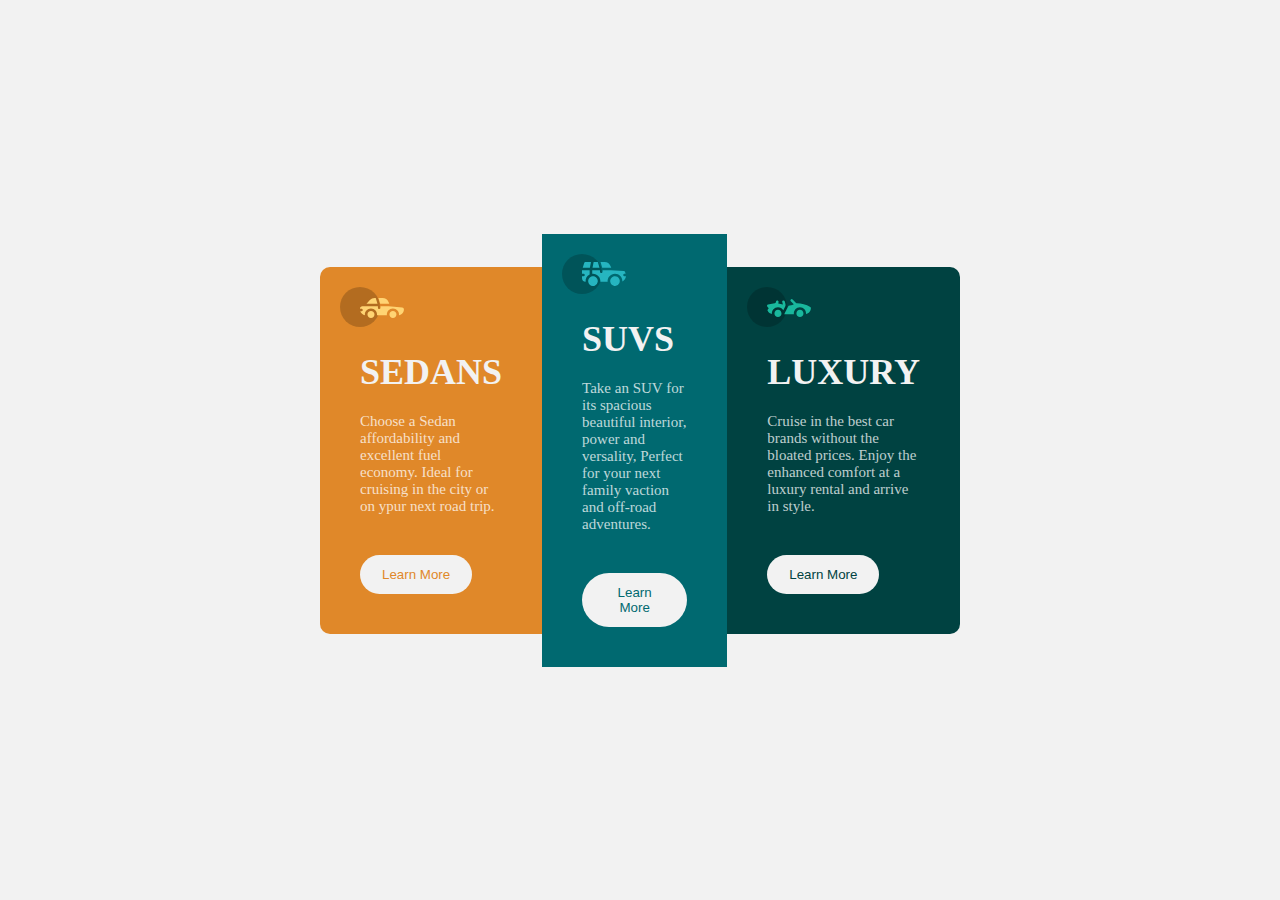
<file: index.html>
<!DOCTYPE html>
<html lang="en">
  <head>
    <meta charset="UTF-8" />
    <meta http-equiv="X-UA-Compatible" content="IE=edge" />
    <meta name="viewport" content="width=device-width, initial-scale=1.0" />
    <title>Flexbox</title>
    <link rel="stylesheet" href="styles.css" />
    <link
      rel="stylesheet"
      href="https://fonts.googleapis.com/css?family=Lexend_Deca|Big_Shoulders_Display"
    />
  </head>
  <body>
    <main>
      <div class="box1">
        <img src="img/icon-sedans.svg" alt="" />
        <h2>SEDANS</h2>
        <p>
          Choose a Sedan affordability and excellent fuel economy. Ideal for
          cruising in the city or on ypur next road trip.
        </p>
        <button>Learn More</button>
      </div>
      <div class="box2">
        <img src="img/icon-suvs.svg" alt="" />
        <h2>SUVS</h2>
        <p>
          Take an SUV for its spacious beautiful interior, power and versality,
          Perfect for your next family vaction and off-road adventures.
        </p>
        <button>Learn More</button>
      </div>
      <div class="box3">
        <img src="img/icon-luxury.svg" alt="" />
        <h2>LUXURY</h2>
        <p>
          Cruise in the best car brands without the bloated prices. Enjoy the
          enhanced comfort at a luxury rental and arrive in style.
        </p>
        <button>Learn More</button>
      </div>
    </main>
  </body>
</html>
</file>
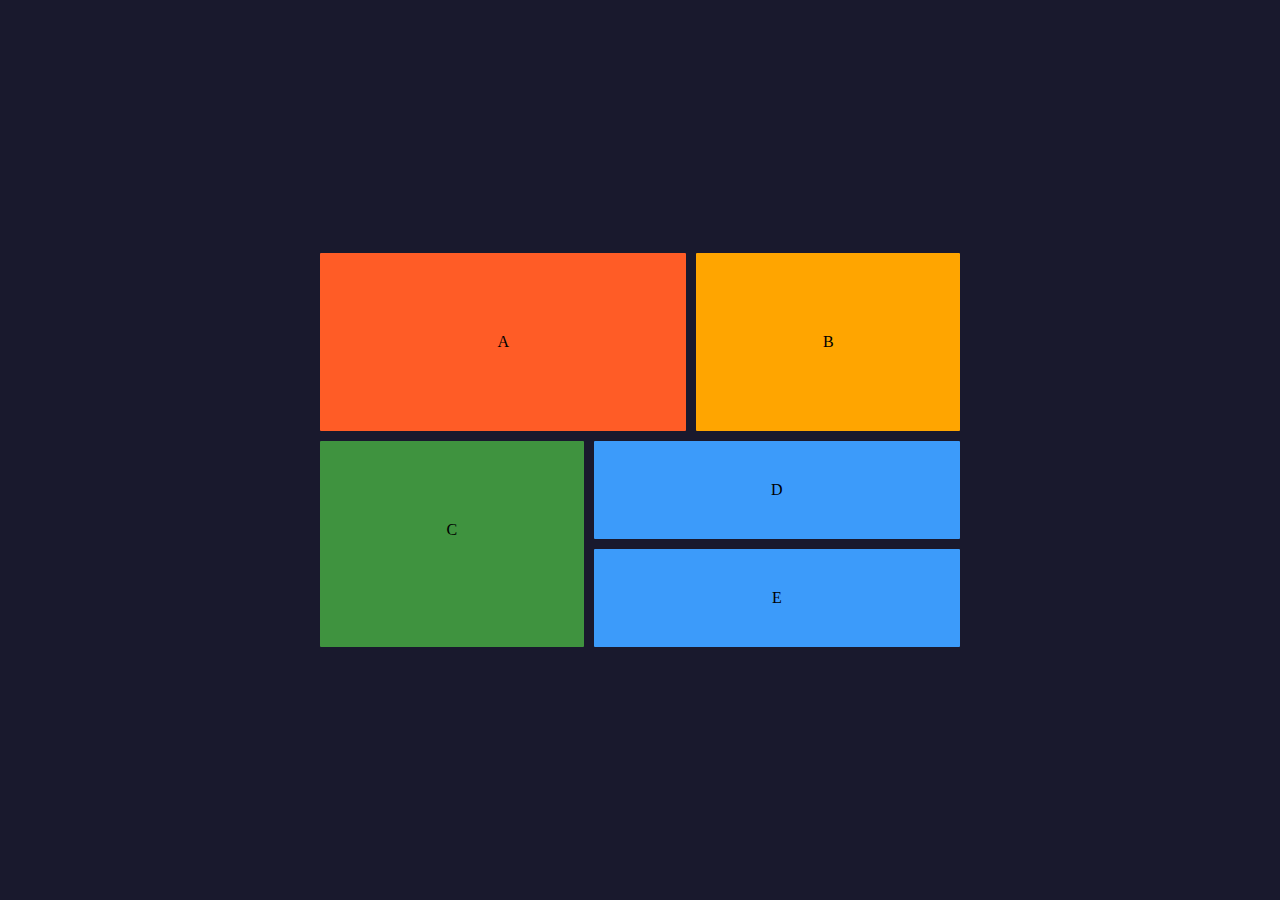
<file: grid.html>
<!DOCTYPE html>
<html lang="en">
  <head>
    <meta charset="UTF-8" />
    <meta http-equiv="X-UA-Compatible" content="IE=edge" />
    <meta name="viewport" content="width=device-width, initial-scale=1.0" />
    <title>Grid Layout</title>
    <link rel="stylesheet" href="grid.css" />
  </head>
  <body>
    <main>
      <div class="itemA">A</div>
      <div class="itemB">B</div>
      <div class="itemC">C</div>
      <div class="itemD">D</div>
      <div class="itemE">E</div>
    </main>
    
  </body>
</html>
</file>
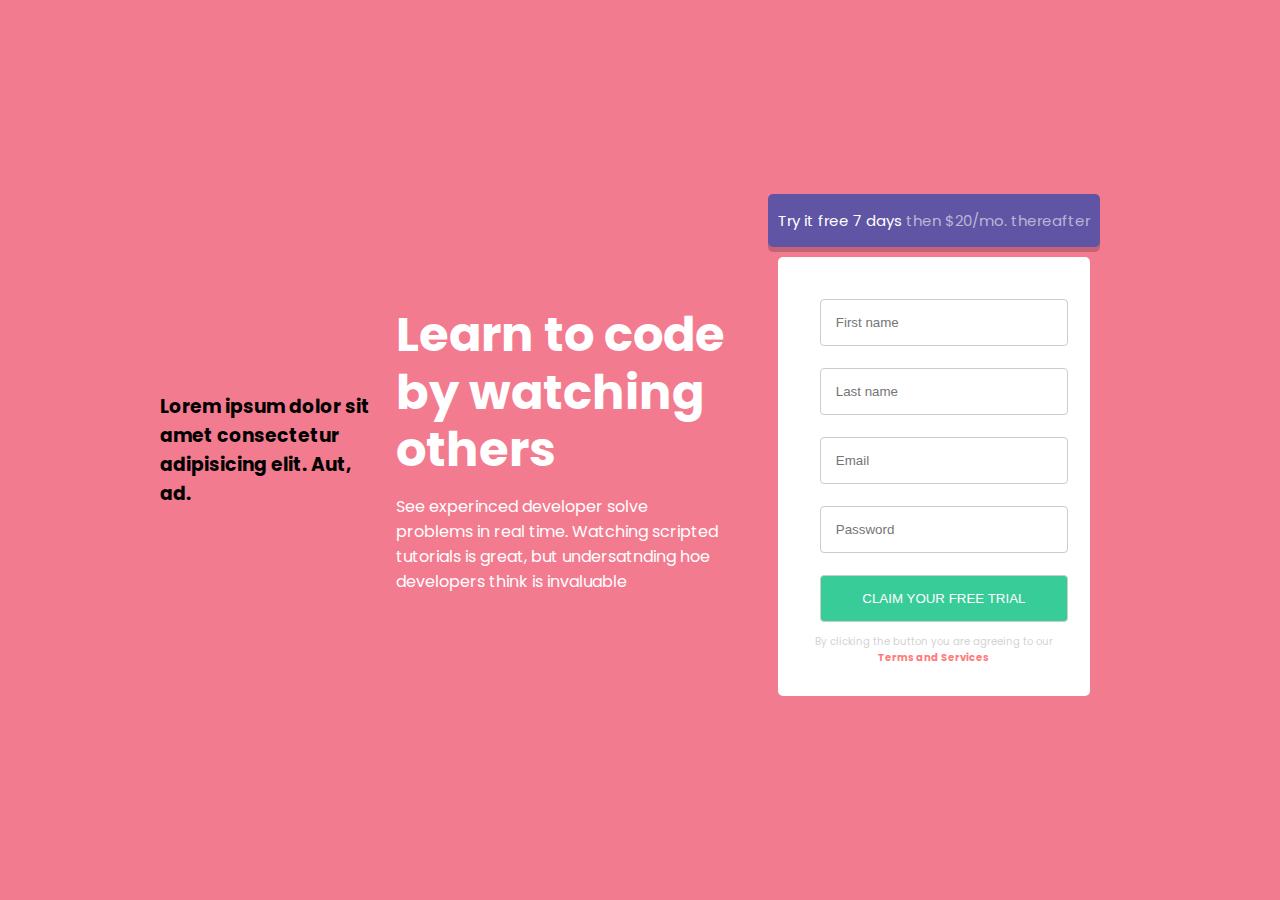
<file: Respon.html>
<!DOCTYPE html>
<html lang="en">
  <head>
    <meta charset="UTF-8" />
    <meta http-equiv="X-UA-Compatible" content="IE=edge" />
    <meta name="viewport" content="width=device-width, initial-scale=1.0" />
    <title>Responsiveness & Media Queries</title>
    <link rel="stylesheet" href="media.css" />
    <link
      rel="stylesheet"
      href="https://fonts.googleapis.com/css?family=Poppins"
    />
  </head>
  <body>
    <main>
      <h3>Lorem ipsum dolor sit amet consectetur adipisicing elit. Aut, ad.</h3>
      <div id="right-box">
        <h1>Learn to code by watching others</h1>
        <p>
          See experinced developer solve problems in real time. Watching
          scripted tutorials is great, but undersatnding hoe developers think is
          invaluable
        </p>
      </div>
      <div id="left-box">
        <div class="top_box">
          <p><strong>Try it free 7 days</strong> then $20/mo. thereafter</p>
        </div>
        <div class="bottom_box">
          <form action="">
            <table>
              <tr>
                <td>
                  <input
                    type="text"
                    placeholder="First name"
                    name="fname"
                    id="fname"
                  />
                </td>
              </tr>
              <tr>
                <td>
                  <input
                    type="text"
                    placeholder="Last name"
                    name="lname"
                    id="lname"
                  />
                </td>
              </tr>
              <tr>
                <td>
                  <input
                    type="email"
                    placeholder="Email"
                    name="email"
                    id="email"
                    required
                  />
                </td>
              </tr>
              <tr>
                <td>
                  <input
                    type="password"
                    placeholder="Password"
                    name="password"
                    id="password"
                    required
                  />
                </td>
              </tr>
              <tr>
                <td><input type="submit" value="CLAIM YOUR FREE TRIAL" /></td>
              </tr>
            </table>
          </form>
          <p>
            By clicking the button you are agreeing to our
            <strong>Terms and Services</strong>
          </p>
        </div>
      </div>
    </main>
  </body>
</html>
</file>
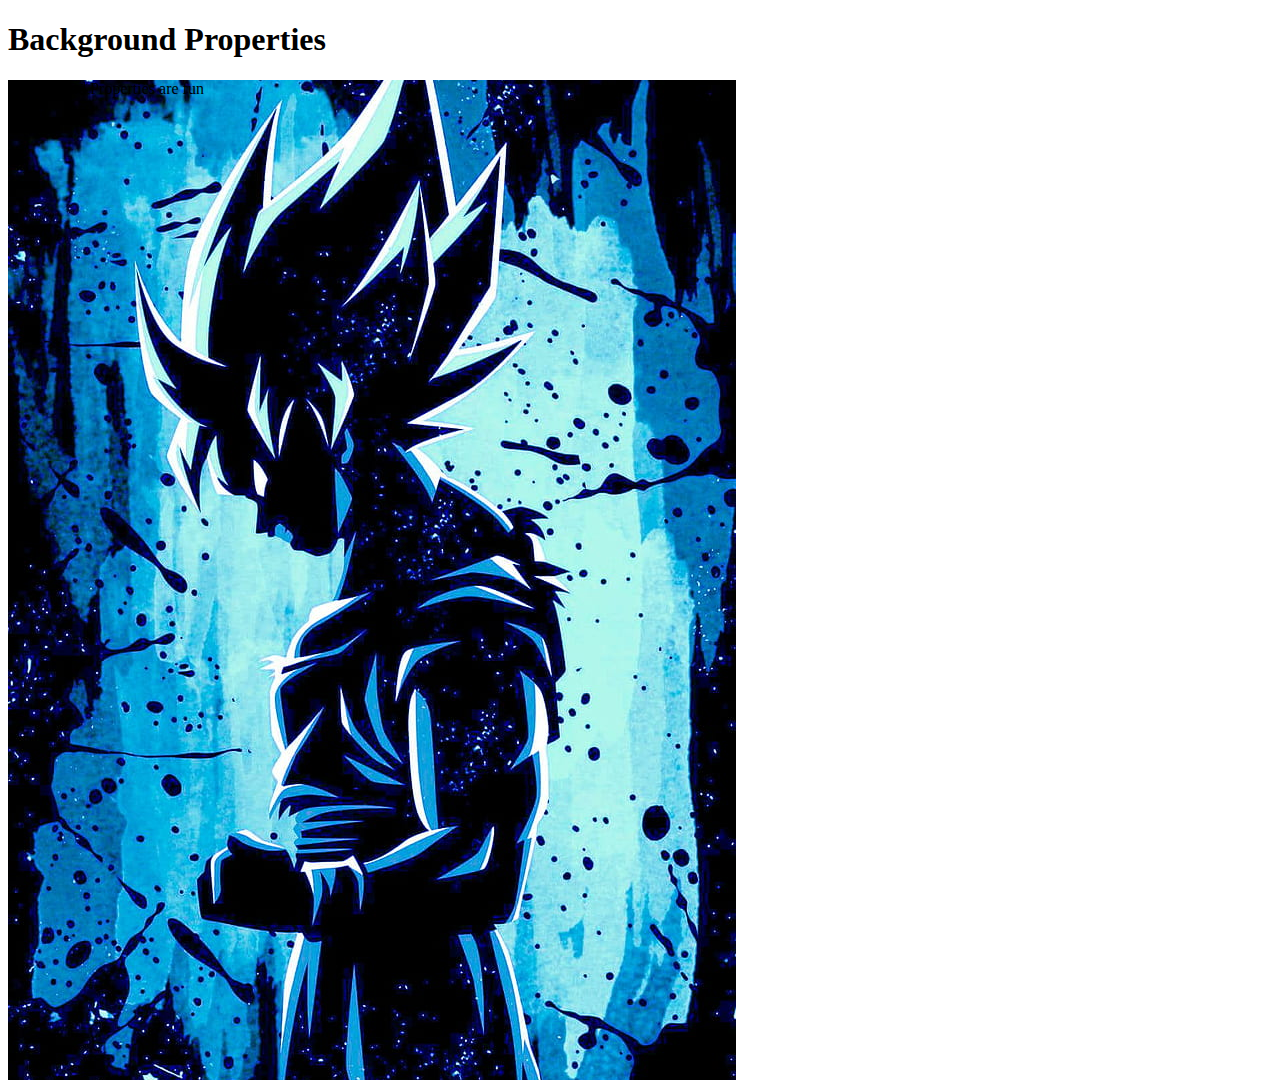
<file: Examples/background.html>
<!DOCTYPE html>
<html lang="en">
<head>
    <meta charset="UTF-8">
    <meta http-equiv="X-UA-Compatible" content="IE=edge">
    <meta name="viewport" content="width=device-width, initial-scale=1.0">
    <title>Background</title>

    <style>
     #bg {
        width: 1000px;
        height: 1000px;
        background-color: yellow;
        background: url(goku.jpeg) no-repeat left;
    }
    </style>    
</head>
<body>
    <h1>Background Properties</h1>
    <div id="bg">Background Properties are fun</div>
</body>
</html>
</file>
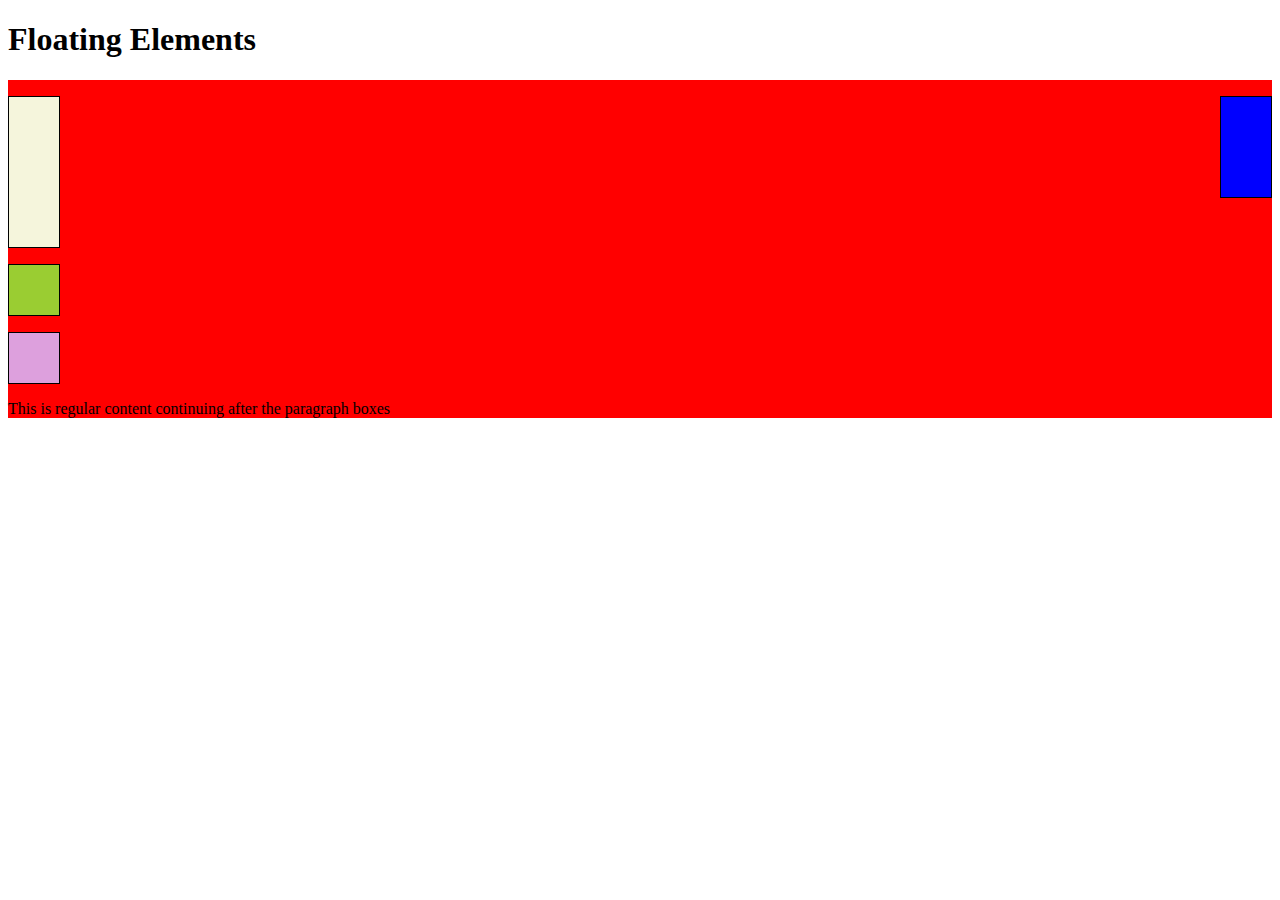
<file: Examples/float.html>
<!DOCTYPE html>
<html lang="en">
<head>
    <meta charset="UTF-8">
    <meta http-equiv="X-UA-Compatible" content="IE=edge">
    <meta name="viewport" content="width=device-width, initial-scale=1.0">
    <title>Float</title>
    <style>
        div {
            background-color: #ff0000;
        }
        p {
            width: 50px;
            height: 50px;
            border: 1px solid black;
        }
        #p1 {
            background-color: beige;
            float: left;
            height: 150px;
        }
        #p2 {
            background-color: blue;
            float: right;
            height: 100px;
        }
        #p3 {
            background-color: yellowgreen;
            clear: both;
        }
        #p4 {
            background-color: plum;
        }
    </style>
</head>
<body>
    <h1>Floating Elements</h1>
    <div>
        <p id="p1"></p>
        <p id="p2"></p>
        <p id="p3"></p>
        <p id="p4"></p>
        <section>This is regular content continuing after the paragraph boxes</section>
    </div>
   

</body>
</html>
</file>
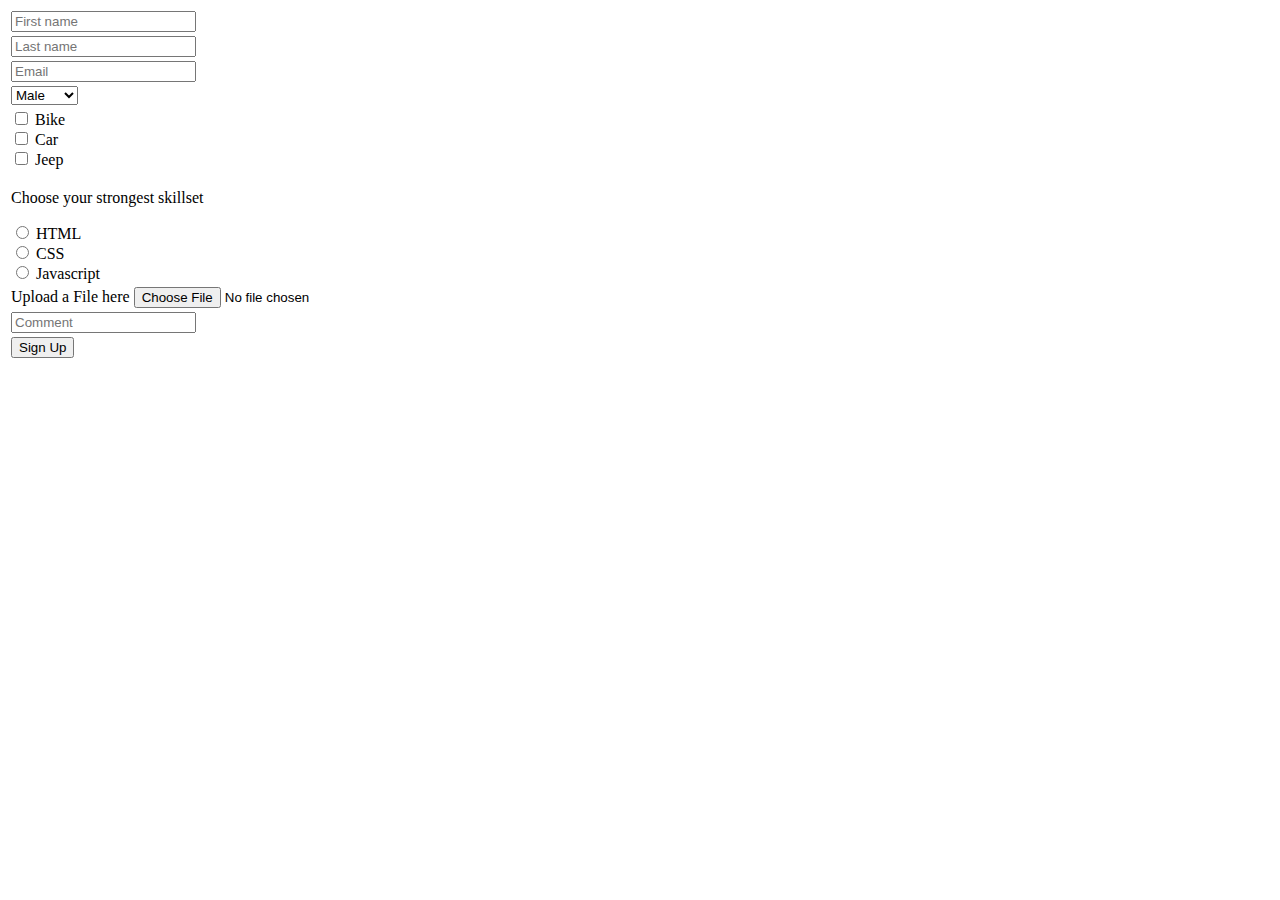
<file: Examples/forms.html>
<!DOCTYPE html>
<html lang="en">
<head>
    <meta charset="UTF-8">
    <meta http-equiv="X-UA-Compatible" content="IE=edge">
    <meta name="viewport" content="width=device-width, initial-scale=1.0">
    <title>Forms</title>
</head>
<body>
    <form action="">
    <table>
        <tr>
           <td> <input type="text" placeholder="First name" name="fname" id="fname"></td>
        </tr>
        <tr>
            <td><input type="text" placeholder="Last name" name="lname" id="lname"></td>
        </tr>
        <tr>
            <td><input type="email" placeholder="Email" name="email" id="email"></td>
        </tr>
        <tr>
            <td>
            <select name="gender" id="gender">
                <option value="male">Male</option>
                <option value="female">Female</option>
                <option value="other">Other</option>
            </select>
            </td>
            
        </tr>
        <tr>
            <td>
            <input type="checkbox" name="vec1" id="vec1" value="Bike">
            <label for="vec1">Bike</label><br>
            <input type="checkbox" name="vec2" id="vec2" value="Car">
            <label for="vec2">Car</label><br>
            <input type="checkbox" name="vec3" id="vec3" value="Jeep">
            <label for="vec3">Jeep</label>
            </td>
        </tr>
        <tr>
            <td>
            <p>Choose your strongest skillset</p>
            <input type="radio" name="skills" id="HTML" value="HTML">
            <label for="html">HTML</label><br>
            <input type="radio" name="skills" id="CSS" value="CSS">
            <label for="CSS">CSS</label><br>
            <input type="radio" name="skills" id="Javascript" value="Javascript">
            <label for="Javascript">Javascript</label>
            </td>
        </tr>
        <tr>
            <td>
            <label for="file">Upload a File here</label>
            <input type="file" name="file" id="file">
            </td>
        </tr>
        <tr>
            <td>
                <input type="text" placeholder="Comment" >
            </td>
        </tr>
        <tr>
            <td>
                <input type="submit" value="Sign Up">
            </td>
        </tr>
    </table>
    </form>
</body>
</html>
</file>
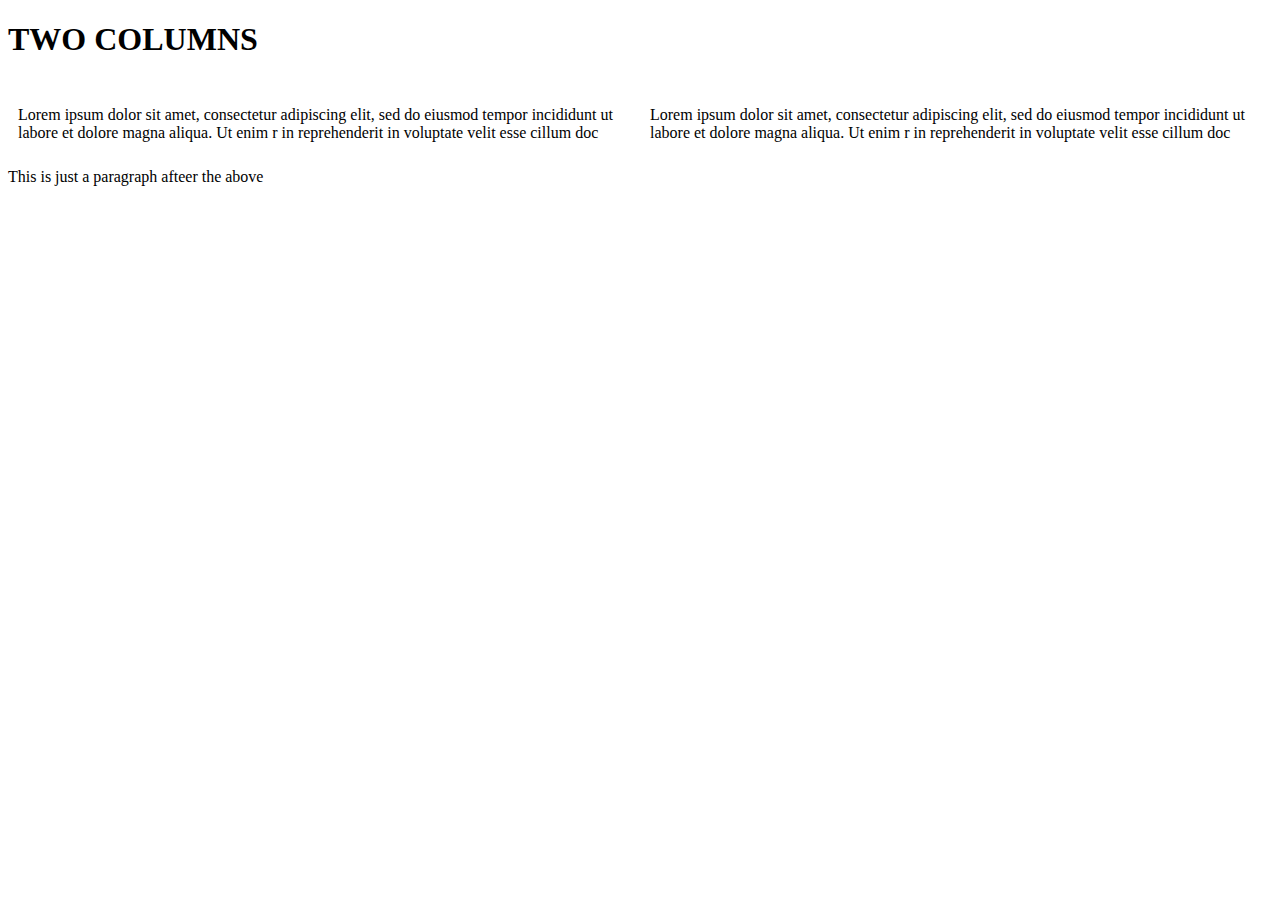
<file: Examples/two-column.html>
<!DOCTYPE html>
<html lang="en">
<head>
    <meta charset="UTF-8">
    <meta http-equiv="X-UA-Compatible" content="IE=edge">
    <meta name="viewport" content="width=device-width, initial-scale=1.0">
    <title>Two Column</title>

    <style>
        * {
            box-sizing: border-box;
        }
        div{
            /*background-color: burlywood;*/
        }
        p{
            width: 50%;
            /*border: 1px solid black;*/
            padding: 10px;
            float: left;
        }
        #p1{
            /*background-color: aquamarine;*/
        }
        #p2{
            /*background-color: blueviolet;*/
        }
        section{
            clear: left;
        }
    </style>

</head>
<body>
    <div>
        <h1>TWO COLUMNS</h1>
        <p id="p1">
            Lorem ipsum dolor sit amet, 
            consectetur adipiscing elit, sed do eiusmod 
            tempor incididunt ut labore et dolore magna aliqua. 
            Ut enim r in reprehenderit in voluptate velit esse cillum doc
        </p>
        <p id="p2">
            Lorem ipsum dolor sit amet, 
            consectetur adipiscing elit, sed do eiusmod 
            tempor incididunt ut labore et dolore magna aliqua. 
            Ut enim r in reprehenderit in voluptate velit esse cillum doc
        </p>
        <section>This is just a paragraph afteer the above</section>
    </div>
</body>
</html>
</file>
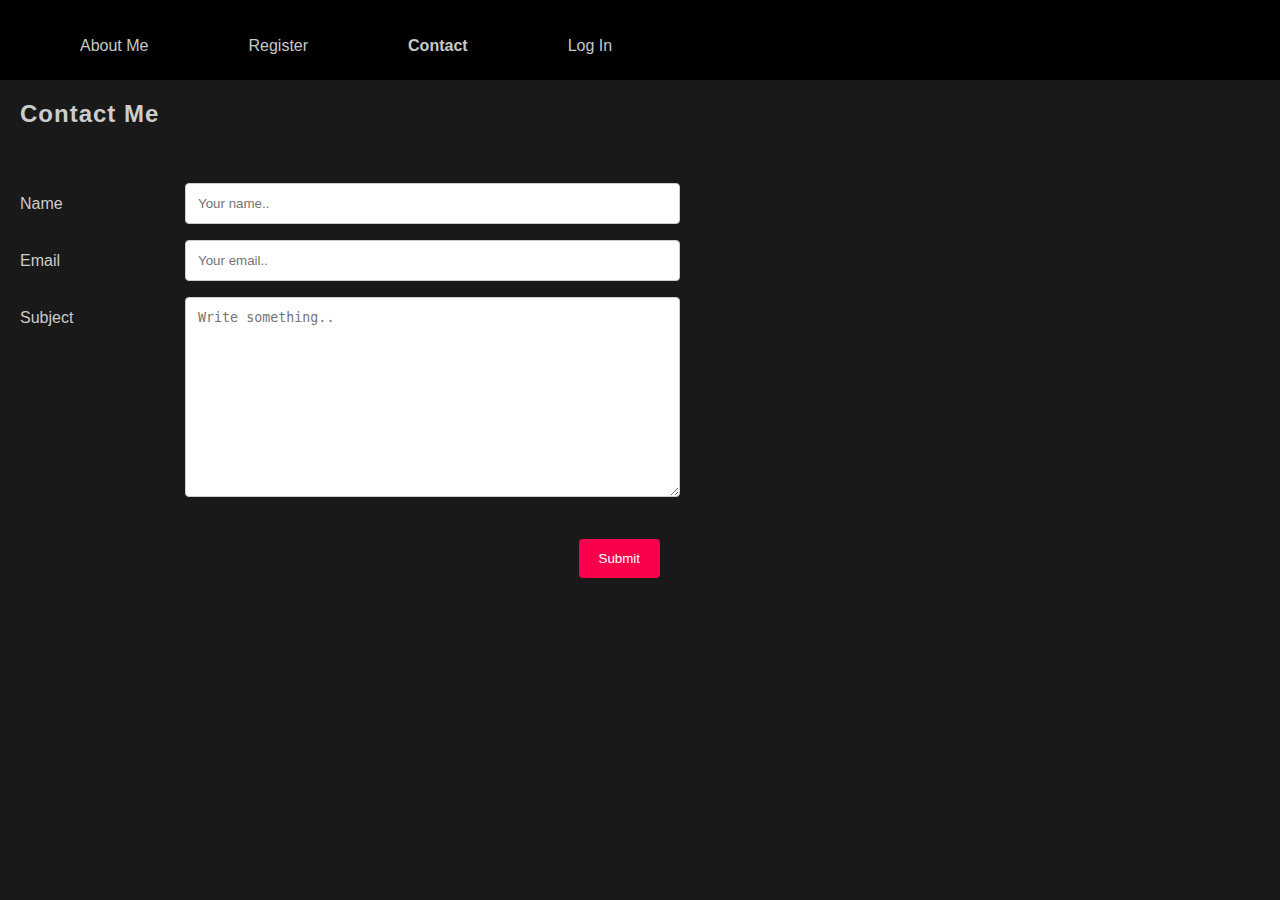
<file: Portfolio/contact.html>
<!DOCTYPE html>
<html lang="en">
<head>
    <meta charset="UTF-8">
    <meta http-equiv="X-UA-Compatible" content="IE=edge">
    <meta name="viewport" content="width=device-width, initial-scale=1.0">
    <title>Contact</title>
    <link rel="stylesheet" href="style.css">
</head>
<body>
    <header class="nav-bar">
        <div class="wrap">
            
            <nav>
                <ul class="menu-item">
                        <li><a href="about.html">About Me</a></li>
                        <li><a href="register.html">Register</a></li>
                        <li><a class="active" href="contact.html">Contact</a></li>
                        <li><a href="login.html">Log In</a></li>
                </ul>
            </nav>
        </div>
    </header>
    <main>
        <h2>Contact Me</h2>
        <div class="contain">
            <form action="">
                <div class="row">
                    <div class="col25">
                        <label for="name">Name</label>
                    </div>
                    <div class="col75">
                        <input type="text" id="name" name="name" placeholder="Your name.." maxlength="10" minlength="5">
                    </div>
                </div>
                <div class="row">
                    <div class="col25">
                      <label for="email">Email</label>
                    </div>
                    <div class="col75">
                      <input type="email" id="email" name="email" placeholder="Your email.." required>
                    </div>
                </div>
                <div class="row">
                    <div class="col25">
                      <label for="subject">Subject</label>
                    </div>
                    <div class="col75">
                      <textarea id="subject" name="subject" placeholder="Write something.." style="height:200px" maxlength="50"></textarea>
                    </div>
                </div>
                  <br>
                <div class="row">
                    <input type="submit" value="Submit">
                </div>    
            </form>
        </div>
    </main>
</body>
</html>
</file>
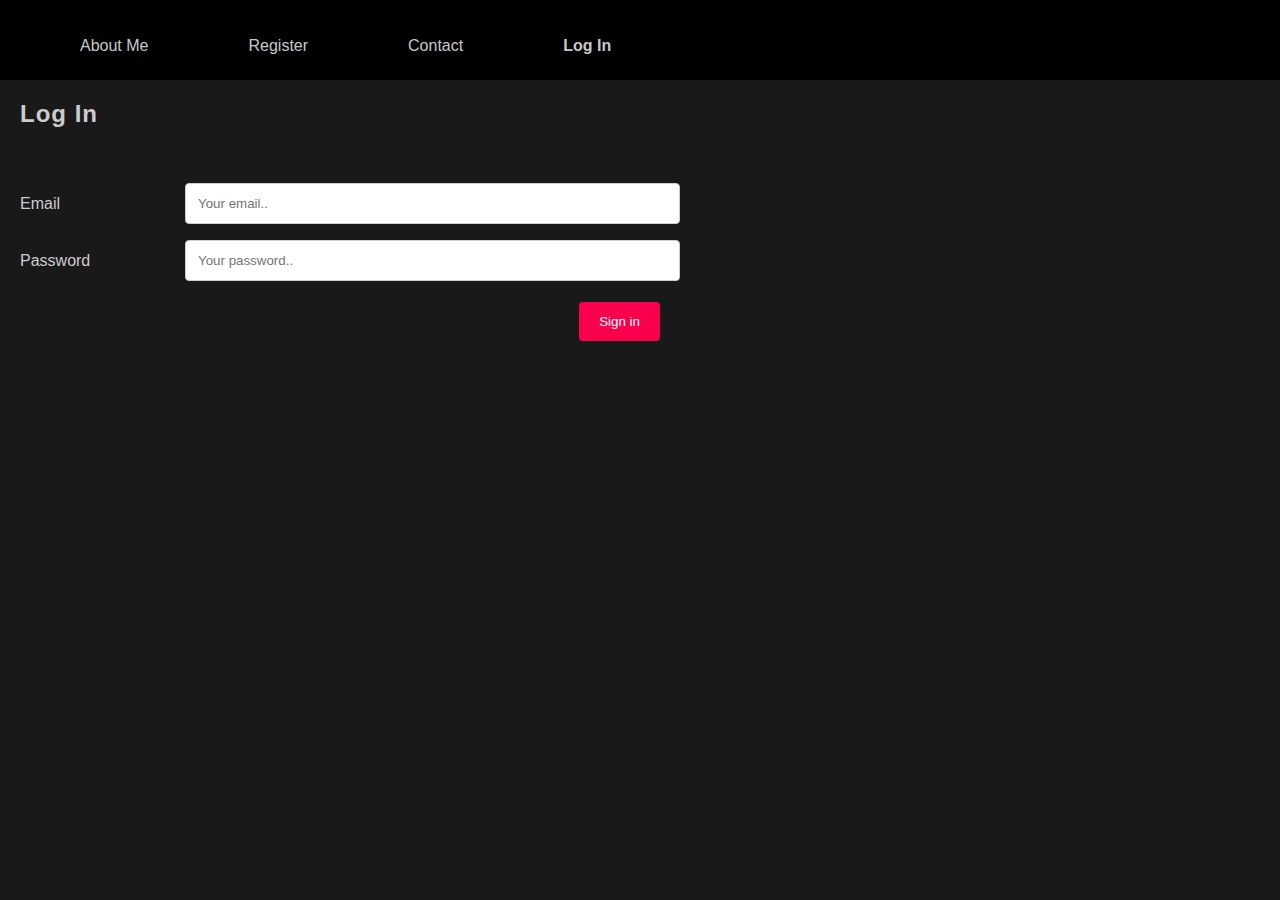
<file: Portfolio/login.html>
<!DOCTYPE html>
<html lang="en">
<head>
    <meta charset="UTF-8">
    <meta http-equiv="X-UA-Compatible" content="IE=edge">
    <meta name="viewport" content="width=device-width, initial-scale=1.0">
    <title>Log In</title>
    <link rel="stylesheet" href="style.css">
</head>
<body>
    <header class="nav-bar">
        <div class="wrap">
            <nav>

                <ul class="menu-item">
                        <li><a href="about.html">About Me</a></li>
                        <li><a href="register.html">Register</a></li>
                        <li><a href="contact.html">Contact</a></li>
                        <li><a class="active" href="login.html">Log In</a></li>
                </ul>
            </nav>
        </div>
    </header>  
    <main>
        <h2>Log In</h2>
        <div class="contain">
            <form action="">
                <div class="row">
                    <div class="col25">
                      <label for="email">Email</label>
                    </div>
                    <div class="col75">
                      <input type="email" id="email" name="email" placeholder="Your email.." required>
                    </div>
                </div>
                <div class="row">
                    <div class="col25">
                      <label for="password">Password</label>
                    </div>
                    <div class="col75">
                      <input type="password" id="password" name="password" placeholder="Your password.." required>
                    </div>
                  </div>
                  <div class="row">
                    <input type="submit" value="Sign in">
                  </div>
            </form>
        </div>
    </main>
</body>
</html>
</file>
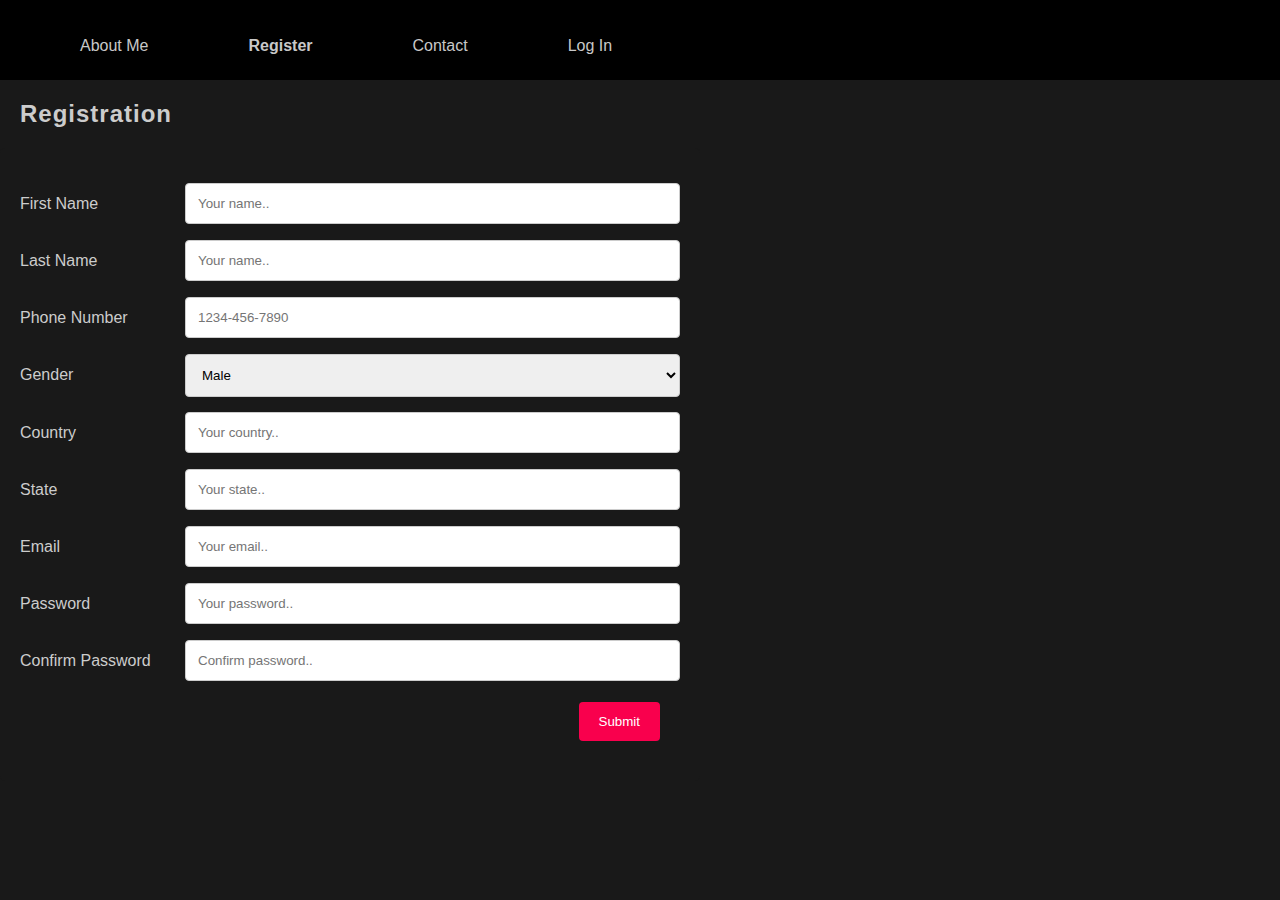
<file: Portfolio/register.html>
<!DOCTYPE html>
<html lang="en">
<head>
    <meta charset="UTF-8">
    <meta http-equiv="X-UA-Compatible" content="IE=edge">
    <meta name="viewport" content="width=device-width, initial-scale=1.0">
    <title>Register</title>
    <link rel="stylesheet" href="style.css">
</head>
<body>
    <header class="nav-bar">
        <div class="wrap">
            <nav>
                <ul class="menu-item">
                        <li><a href="about.html">About Me</a></li>
                        <li><a class="active" href="register.html">Register</a></li>
                        <li><a href="contact.html">Contact</a></li>
                        <li><a href="login.html">Log In</a></li>
                </ul>
            </nav>
        </div>
    </header>   
    <main>
        <h2>Registration</h2>
        <div class="contain">
            <form action="">
                <div class="row">
                    <div class="col25">
                      <label for="fname">First Name</label>
                    </div>
                    <div class="col75">
                      <input type="text" id="fname" name="firstname" placeholder="Your name.." maxlength="10" minlength="5">
                    </div>
                  </div>
                  <div class="row">
                    <div class="col25">
                      <label for="lname">Last Name</label>
                    </div>
                    <div class="col75">
                      <input type="text" id="fname" name="lastname" placeholder="Your name.." maxlength="10" minlength="5">
                    </div>
                  </div>
                  <div class="row">
                    <div class="col25">
                      <label for="pnumber">Phone Number</label>
                    </div>
                    <div class="col75">
                      <input type="tel" id="pnumber" name="pnumber" placeholder="1234-456-7890" pattern="[0-9]{4}-[0-9]{3}-[0-9]{4}">
                    </div>
                  </div>
                  <div class="row">
                    <div class="col25">
                      <label for="gender">Gender</label>
                    </div>
                    <div class="col75">
                      <select id="gender" name="gender" required>
                        <option value="male">Male</option>
                        <option value="female">Female</option>
                        <option value="other">Other</option>
                      </select>
                    </div>
                  </div>
                  <div class="row">
                    <div class="col25">
                      <label for="country">Country</label>
                    </div>
                    <div class="col75">
                      <input type="text" id="country" name="country" placeholder="Your country.." required>
                    </div>
                  </div>
                  <div class="row">
                    <div class="col25">
                      <label for="state">State</label>
                    </div>
                    <div class="col75">
                      <input type="text" id="state" name="state" placeholder="Your state..">
                    </div>
                  </div>
                  <div class="row">
                    <div class="col25">
                      <label for="email">Email</label>
                    </div>
                    <div class="col75">
                      <input type="email" id="email" name="email" placeholder="Your email.." required>
                    </div>
                  </div>
                  <div class="row">
                    <div class="col25">
                      <label for="password">Password</label>
                    </div>
                    <div class="col75">
                      <input type="password" id="password" name="password" placeholder="Your password.." required>
                    </div>
                  </div>
                  <div class="row">
                    <div class="col25">
                      <label for="password">Confirm Password</label>
                    </div>
                    <div class="col75">
                      <input type="password" id="password" name="password" placeholder="Confirm password.." required>
                    </div>
                  </div>
                  <div class="row">
                    <input type="submit" value="Submit">
                  </div>
            </form>
        </div>
    </main>
</body>
</html>
</file>
<file: styles.css>
* {
    margin: 0;
    padding: 0;
    box-sizing: border-box;
}
body {
    background-color: hsl(0, 0%, 95%);
    font-size: 15px;
}
main {
    display: flex;
    justify-content: center;
    width: 50%;
    margin: auto;
    align-items: center;
    height: 100vh;
}

h2 {
    margin: 20px;
    color: hsl(0, 0%, 95%);
    font-family:'Big Shoulders Display', serif;
    font-size: 36px;
    font-weight: 700;
}
p {
    margin: 20px;
    color: hsla(0, 0%, 100%, 0.75);
    font-family:'Lexend Deca', serif;
    font-weight: 400;
}
.box1 {
    background-color: hsl(31, 75%, 52%);
    padding: 20px;
    width: 100%;
    border-top-left-radius: 10px;
    border-bottom-left-radius: 10px;
    height: auto;
}
.box2 {
    background-color: hsl(184, 100%, 22%);
    padding: 20px;
    width: 100%;  
    height: auto;
}
.box3 {
    background-color: hsl(179, 100%, 13%);
    padding: 20px;
    width: 100%;
    border-top-right-radius: 10px;
    border-bottom-right-radius: 10px;
    height: auto;
}
.box1 button {
    padding: 10px 20px;
    background-color: hsl(0, 0%, 95%);
    color: hsl(31, 75%, 52%);
    border-radius: 30px;
    border: 2px solid transparent;
    margin: 20px;
}
.box2 button {
    padding: 10px 20px;
    background-color: hsl(0, 0%, 95%);
    color: hsl(184, 100%, 22%);
    border-radius: 30px;
    border: 2px solid transparent;
    margin: 20px;
}
.box3 button {
    padding: 10px 20px;
    background-color: hsl(0, 0%, 95%);
    color: hsl(179, 100%, 13%);
    border-radius: 30px;
    border: 2px solid transparent;
    margin: 20px;
}
</file>
<file: grid.css>
* {
    margin: 0;
    padding: 0;

}
body {
    background-color: rgb(25, 25, 45);
    display: flex;
    place-items: center;
    height: 100vh;
}
main {
    display: grid;
    grid-template-areas: 
    "a a b"
    "a a b"
    "c d d"
    "c e e"
    ;
    gap: 10px;
    margin: auto;
    width: 50%;

}
main div {
    text-align: center;
    border-radius: 1px;
}
.itemA {
    background-color: rgb(255, 92, 38);
    grid-area: a;
    padding: 5em;
}
.itemB {
    background-color: orange;
    grid-area: b;
    padding: 5em;
}
.itemC {
    background-color: rgb(63, 147, 63);
    grid-area: c;
    padding: 5em;
}
.itemD {
    background-color: rgb(60, 155, 250);
    grid-area: d;
    padding: 2.5em;
}
.itemE {
    background-color: rgb(60, 155, 250);
    grid-area: e;
    padding: 2.5em;
}
</file>
<file: media.css>
* {
    margin: 0;
    padding: 0;
    box-sizing: border-box;
}
body {
    
    background-color: rgb(243, 123, 143);
    font-family: 'Poppins';
    font-size: 16px;
}
main {
    width: 75%;
    margin: auto;
    display: flex;
    justify-content: center;
    align-items: center;
    height: 100vh;
    
}
#right-box {
    margin: 20px;
    width: 100%;
    color: white;
    
}

#left-box {
    margin: 20px;
    width: 100%;
    
}
.top_box {
    background-color:hsl(248, 32%, 49%);
    color: white;
    padding: 15px 5px;
    border-radius: 5px;
    font-size: 15px;
    text-align: center;
    box-shadow: 0px 5px rgba(0, 0, 0, 0.19);
}
.bottom_box {
    background-color: white;
    padding: 30px;
    margin: 10px;
    border-radius: 5px;
}
h1 {
    font-size: 48px;
    margin-bottom: 15px;
    font-weight: 700;
    line-height: 1.2em;
    
}
strong {
    color: white;
    font-weight: 400;
}
.top_box p {
    color: hsl(246, 25%, 77%);
}
input {
    width: 100%;
    padding: 15px;
    border: 1px solid #ccc;
    border-radius: 4px;
    margin: 10px;
}
table {
    width: 100%;
}
input[type=submit] {
    background-color: hsl(159, 59%, 51%);
    color: white;
}
input[type=submit]:hover {
    background: transparent;
    border: 1px solid hsl(159, 59%, 51%);
    cursor: pointer;
    color: hsl(159, 59%, 51%);
}
.bottom_box p {
    color: lightgray;
    font-size: 10px;
    text-align: center;
}
.bottom_box strong {
    color: hsl(0, 100%, 74%);
    font-weight: bold;
}
</file>
<file: Portfolio/style.css>
* {
    box-sizing: border-box;
    margin: 0;
}
body {
    font-family:Helvetica, sans-serif;
    background-color:#191919;
}

.nav-bar {
    background: rgb(0, 0, 0); ;
    box-shadow: 0px, 8px, 24px rgba(0, 0, 0, 0.1);
    height: 80px;
    align-items: center;
    padding:10px;
}

.wrap {
    width: 1200px;
    margin: 0 auto;
}
nav {
    display: flex;
    align-items: center;
    justify-content: space-between ;
    height: 72px;
}
nav ul {
    display: flex;
    list-style: none;
}
/*
.nav-bar {
    background-color: #333;
}

ul {
  list-style-type: none;
  margin: 0;
  padding: 0px;
  overflow: hidden;
  background-color: #333;
  width: 100%;
  position: fixed;
}
li {
    float: left;
    margin-left: 40px;
    margin-right: 40px;
}
li a {
    display: block;
  color: white;
  text-align: center;
  padding: 14px 16px;
  text-decoration: none;
}
*/
.active {
    font-weight: 600;
}
nav .logo {
    font-style: normal;
    font-weight: 800px;
    font-size: 64px;
    color: #c8c8c8;
    font-family:Helvetica, sans-serif;
}

.menu-item li {
    list-style: none;
    margin-right: 100px;
}
nav li a {
    color: #c8c8c8;
    font-size: 16px;
    font-family:Helvetica, sans-serif;
    text-decoration: none ;
}
nav li a:hover{
    color: #f33873;
}
.main-content {
    width: 100%;
    padding: 78px 0px;
    background-color: #191919;
}
.main-content img {
    width: auto;
    height: 420px;
    border: 1px solid #f9004d;
    border-radius: 20px;
}
.hero-content {
    width: 550px;
}
h3 {
    color: #ccc;
}
.main {
    width: 1130px;
    max-width: 95%;
    margin: 0 auto;
    display: flex;
    align-items: center;
    justify-content: space-around;
}
.hero-content h1 {
    color: white;
    font-size: 50px;
    text-transform: capitalize;
    margin-bottom: 20px;
}
.hero-content h5 {
    color: white;
    font-size: 20px;
    text-transform: capitalize;
    margin-bottom: 20px;
    letter-spacing: 2px;
}
span {
    color: #f9004d;
}
.hero-content p {
    color: #fcfcfc;
    letter-spacing: 1px;
    line-height: 28px;
    font-size: 16px;
    margin-bottom: 45px;
}
button {
    background: #f9004d;
    color: white;
    text-decoration: none;
    border: 2px solid transparent;
    font-weight: bold;
    padding: 13px 30px;
    border-radius: 30px;
    transition: .3s;
}
button:hover {
    background: transparent;
    border: 2px solid #f9004d;
    cursor: pointer;
}

/* Forms Styles */

input[type=text],input[type=password],input[type=email],input[type=tel], select, textarea {
    width: 100%;
    padding: 12px;
    border: 1px solid #ccc;
    border-radius: 4px;
    resize: vertical;
}
label {
    padding: 12px 12px 12px 0;
    display: inline-block;
    color: #ccc;
}
input[type=submit] {
  background-color: #f9004d;
  color: white;
  padding: 12px 20px;
  border: none;
  border-radius: 4px;
  cursor: pointer;
  float: right;
  margin: 20px;
}
input[type=submit]:hover {
    background: transparent;
    border: 1px solid #f9004d;
    cursor: pointer;
}
.contain {
    border-radius: 5px;
    background-color: #191919;
    padding: 20px;
    width: 700px;
}
.col25 {
    float: left;
    width: 25%;
    margin-top: 15px;
}
.col75 {
    float: right;
    width: 75%;
    margin-top: 15px;
}
.row::after {
    content: "";
    display: table;
    clear: both;
}
h2 {
    color: #ccc;
    margin: 20px;
    letter-spacing: 1px;
}
</file>
